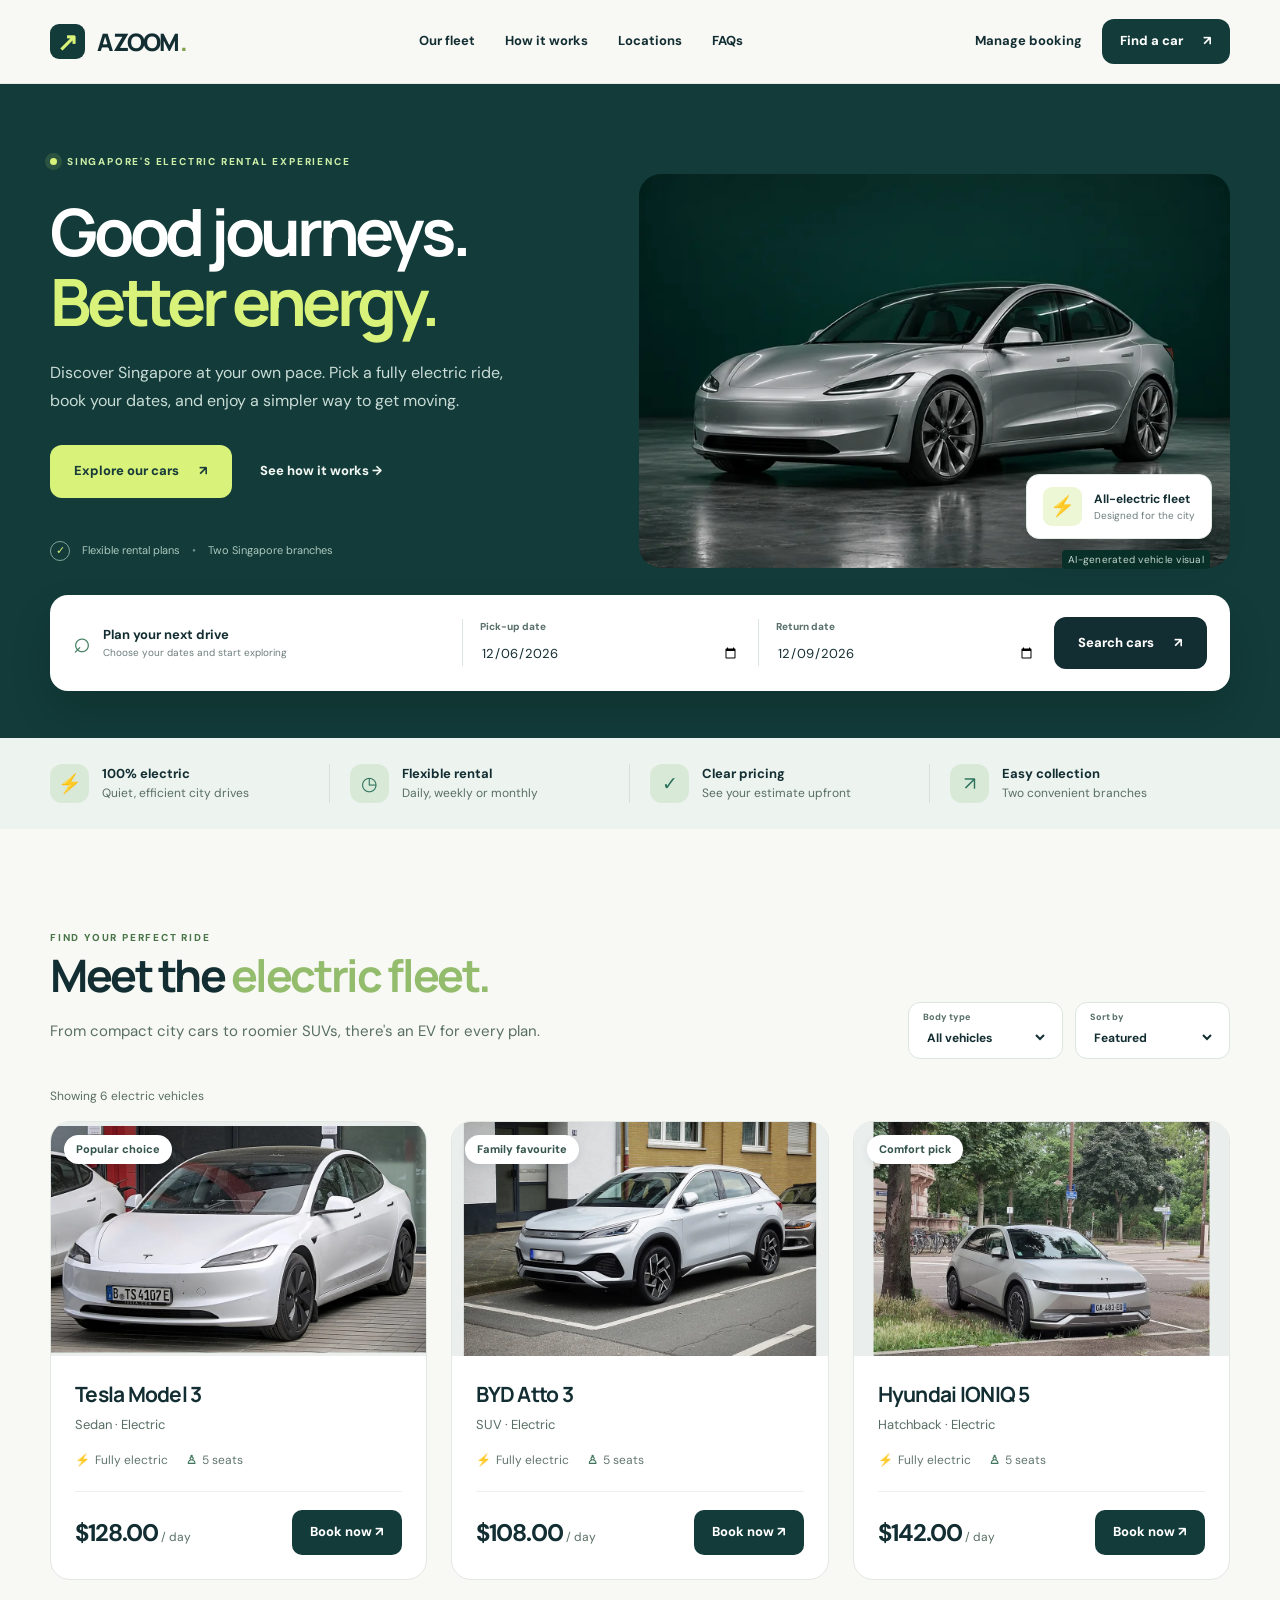
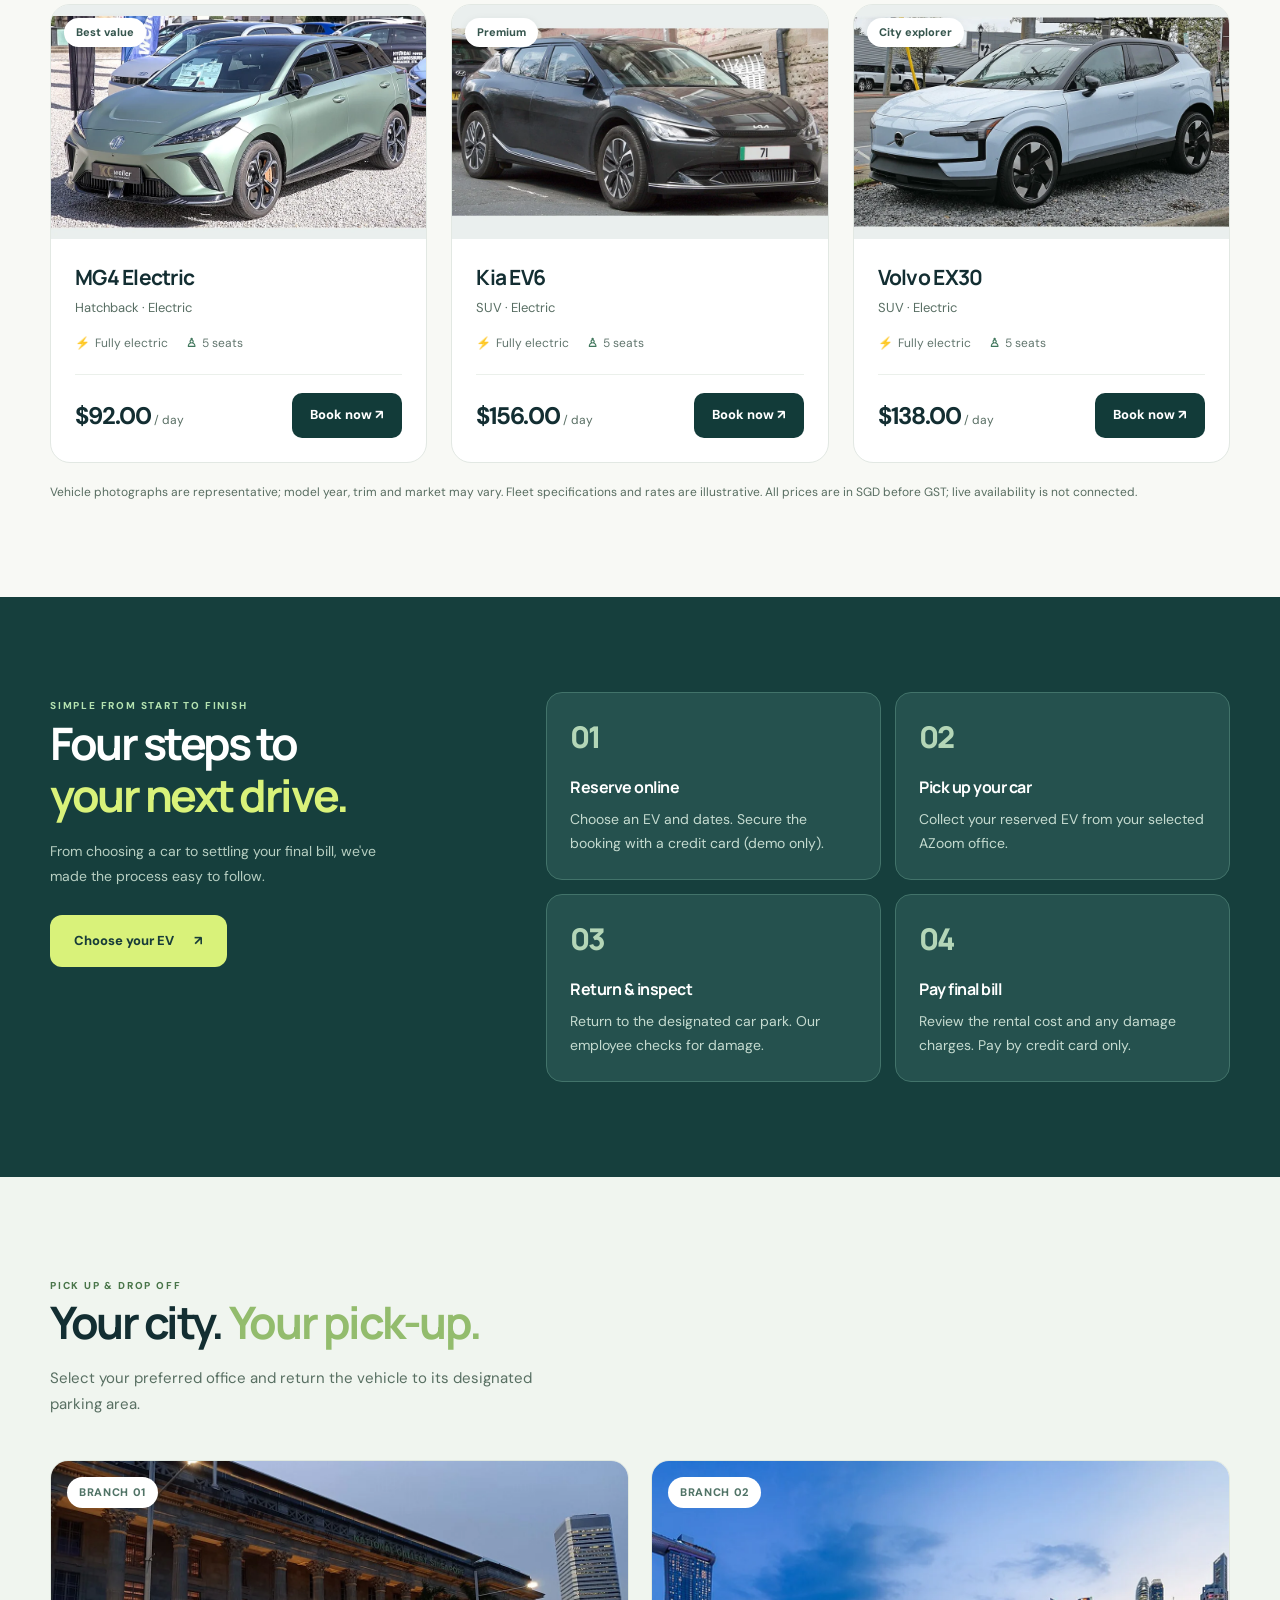
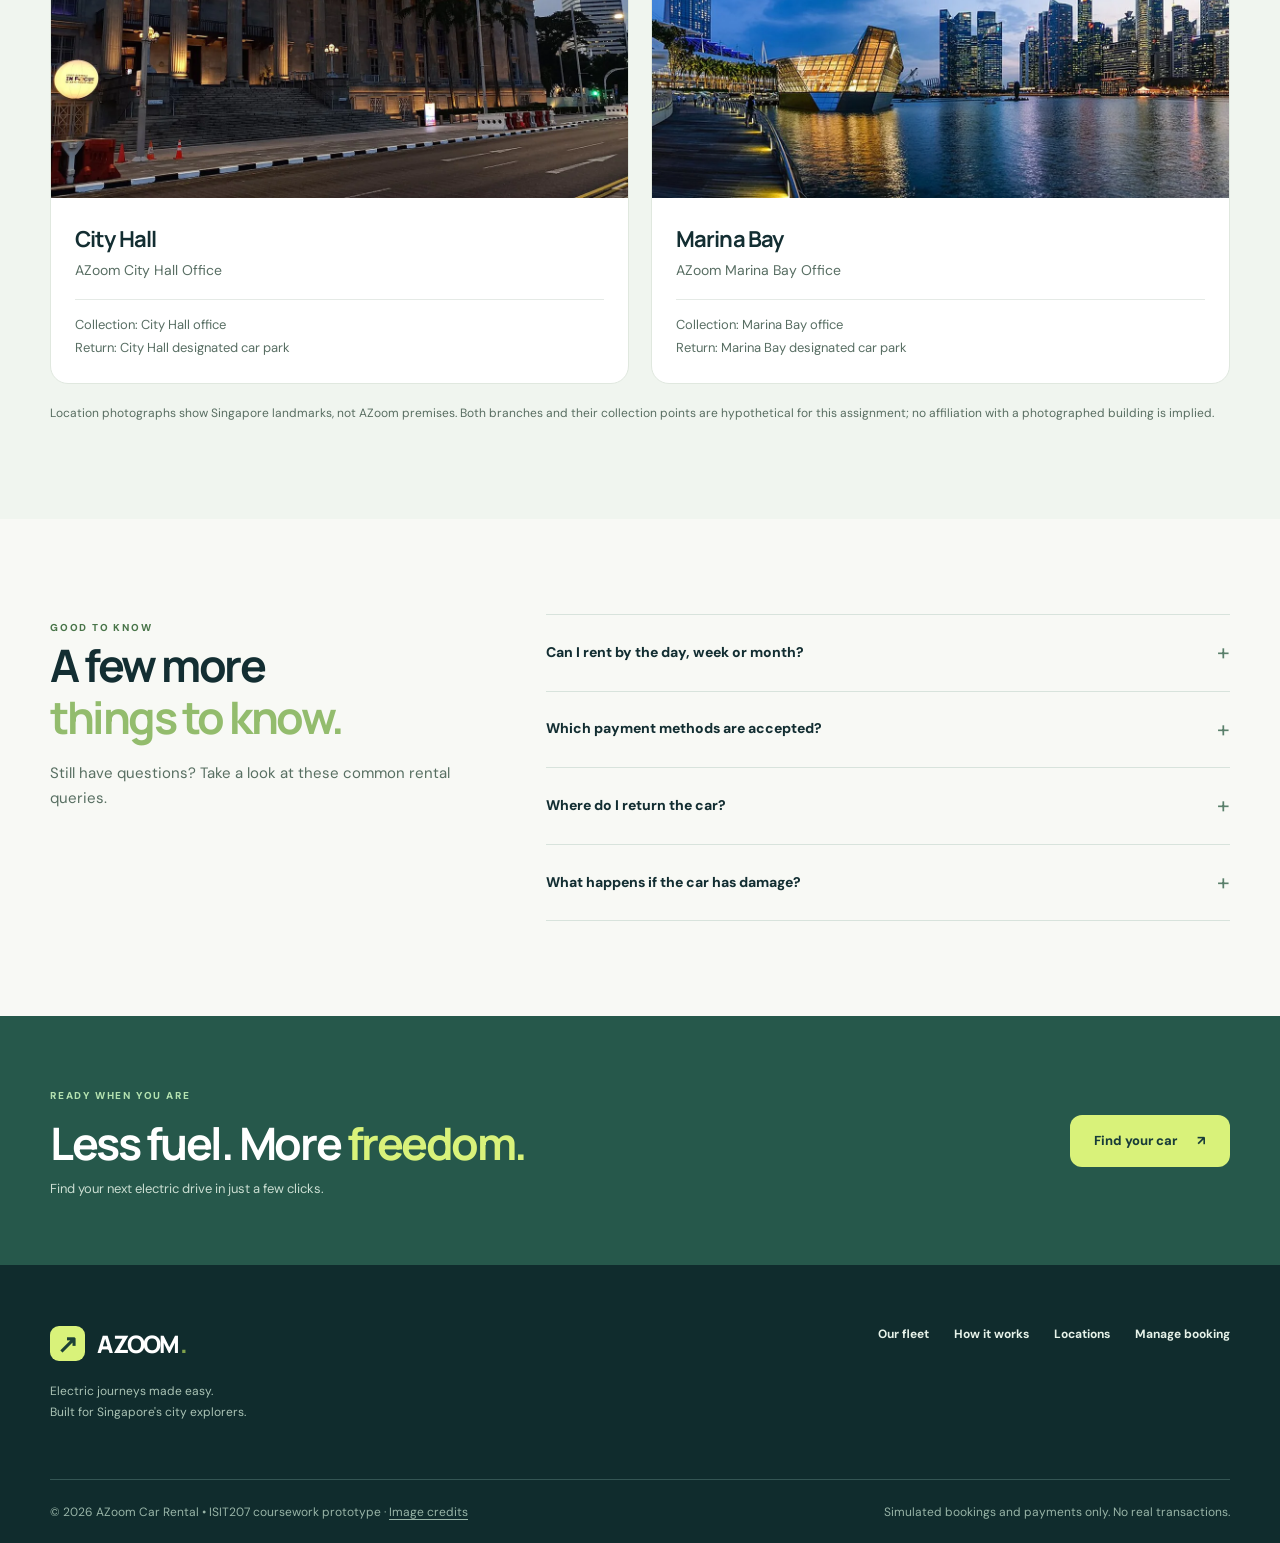
<file: index.html>
<!DOCTYPE html>
<html lang="en">
<head>
  <meta charset="UTF-8">
  <meta name="viewport" content="width=device-width, initial-scale=1.0">
  <meta name="description" content="AZoom Car Rental - explore electric cars and try our car reservation demo in Singapore.">
  <title>AZoom Car Rental | Drive electric, explore more</title>
  <link rel="stylesheet" href="style.css">
  <script src="script.js" defer></script>
</head>
<body>
  <a class="skip-link" href="#main">Skip to content</a>
  <header class="site-header" id="top">
    <div class="container header-inner">
      <a href="#top" class="brand" aria-label="AZoom Car Rental homepage"><span class="brand-mark" aria-hidden="true">↗</span> A<span>ZOOM</span><span class="brand-period">.</span></a>
      <button class="menu-toggle" id="menu-toggle" type="button" aria-controls="main-nav" aria-expanded="false" aria-label="Toggle navigation"><span></span><span></span><span></span></button>
      <nav class="main-nav" id="main-nav" aria-label="Main navigation">
        <a href="#fleet">Our fleet</a><a href="#how-it-works">How it works</a><a href="#locations">Locations</a><a href="#faq">FAQs</a><button class="mobile-manage" type="button" id="mobile-manage">Manage booking</button>
      </nav>
      <div class="header-actions"><button class="text-button" type="button" id="manage-open">Manage booking</button><a class="btn btn-primary btn-small" href="#fleet">Find a car <span aria-hidden="true">↗</span></a></div>
    </div>
  </header>
  <main id="main">
    <section class="hero" aria-labelledby="hero-title">
      <div class="container hero-grid">
        <div class="hero-copy">
          <span class="eyebrow"><span class="eyebrow-dot"></span> SINGAPORE'S ELECTRIC RENTAL EXPERIENCE</span>
          <h1 id="hero-title">Good journeys.<br><em>Better energy.</em></h1>
          <p>Discover Singapore at your own pace. Pick a fully electric ride, book your dates, and enjoy a simpler way to get moving.</p>
          <div class="hero-actions"><a href="#fleet" class="btn btn-accent">Explore our cars <span aria-hidden="true">↗</span></a><a href="#how-it-works" class="hero-link">See how it works <span aria-hidden="true">→</span></a></div>
          <div class="hero-trust"><span class="trust-icon">✓</span><span>Flexible rental plans</span><span class="trust-divider">•</span><span>Two Singapore branches</span></div>
        </div>
        <div class="hero-visual">
          <img class="hero-car" src="assets/hero-car.webp" srcset="assets/hero-car-small.webp 768w, assets/hero-car.webp 1440w" sizes="(max-width: 780px) 100vw, 55vw" width="1440" height="960" fetchpriority="high" alt="AI-generated silver electric sedan in a forest-green studio, seen from the front and side">
          <div class="hero-pill"><span class="pill-icon">⚡</span><span><strong>All-electric fleet</strong><small>Designed for the city</small></span></div>
          <span class="hero-caption">AI-generated vehicle visual</span>
        </div>
      </div>
      <div class="container"><form class="search-bar" id="quick-search" novalidate>
        <div class="search-heading"><span class="search-heading-icon">⌕</span><span><strong>Plan your next drive</strong><small>Choose your dates and start exploring</small></span></div>
        <div class="search-field"><label for="quick-pickup">Pick-up date</label><input id="quick-pickup" type="date" required></div>
        <div class="search-field"><label for="quick-return">Return date</label><input id="quick-return" type="date" required></div>
        <button class="btn btn-dark search-submit" type="submit">Search cars <span aria-hidden="true">↗</span></button>
      </form><p id="search-message" class="form-message" role="status"></p></div>
    </section>

    <section class="benefits-strip" aria-label="AZoom advantages"><div class="container benefits-grid"><div><span class="benefit-symbol">⚡</span><span><strong>100% electric</strong><small>Quiet, efficient city drives</small></span></div><div><span class="benefit-symbol">◷</span><span><strong>Flexible rental</strong><small>Daily, weekly or monthly</small></span></div><div><span class="benefit-symbol">✓</span><span><strong>Clear pricing</strong><small>See your estimate upfront</small></span></div><div><span class="benefit-symbol">↗</span><span><strong>Easy collection</strong><small>Two convenient branches</small></span></div></div></section>

    <section class="section fleet-section" id="fleet" aria-labelledby="fleet-title"><div class="container">
      <div class="section-header"><div><span class="section-kicker">FIND YOUR PERFECT RIDE</span><h2 id="fleet-title">Meet the <em>electric fleet.</em></h2><p>From compact city cars to roomier SUVs, there's an EV for every plan.</p></div><div class="fleet-controls"><div class="filter-field"><label for="body-filter">Body type</label><select id="body-filter"><option value="all">All vehicles</option><option value="Sedan">Sedan</option><option value="SUV">SUV</option><option value="Hatchback">Hatchback</option></select></div><div class="filter-field"><label for="sort-filter">Sort by</label><select id="sort-filter"><option value="featured">Featured</option><option value="low">Price: low to high</option><option value="high">Price: high to low</option></select></div></div></div>
      <p class="result-count" id="result-count" aria-live="polite"></p><div class="car-grid" id="car-grid" aria-live="polite"></div>
      <p class="fine-print">Vehicle photographs are representative; model year, trim and market may vary. Fleet specifications and rates are illustrative. All prices are in SGD before GST; live availability is not connected.</p>
    </div></section>

    <section class="section process-section" id="how-it-works" aria-labelledby="process-title"><div class="container process-layout"><div><span class="section-kicker section-kicker-light">SIMPLE FROM START TO FINISH</span><h2 id="process-title">Four steps to<br><em>your next drive.</em></h2><p>From choosing a car to settling your final bill, we've made the process easy to follow.</p><a class="btn btn-accent" href="#fleet">Choose your EV <span aria-hidden="true">↗</span></a></div><div class="steps-grid"><article class="step"><span class="step-number">01</span><h3>Reserve online</h3><p>Choose an EV and dates. Secure the booking with a credit card (demo only).</p></article><article class="step"><span class="step-number">02</span><h3>Pick up your car</h3><p>Collect your reserved EV from your selected AZoom office.</p></article><article class="step"><span class="step-number">03</span><h3>Return & inspect</h3><p>Return to the designated car park. Our employee checks for damage.</p></article><article class="step"><span class="step-number">04</span><h3>Pay final bill</h3><p>Review the rental cost and any damage charges. Pay by credit card only.</p></article></div></div></section>

    <section class="section locations-section" id="locations" aria-labelledby="locations-title"><div class="container"><div class="section-header"><div><span class="section-kicker">PICK UP & DROP OFF</span><h2 id="locations-title">Your city. <em>Your pick-up.</em></h2><p>Select your preferred office and return the vehicle to its designated parking area.</p></div></div><div class="location-grid"><article class="location-card"><div class="location-picture picture-city"><img src="assets/city-hall.webp" width="1200" height="700" loading="lazy" decoding="async" alt="Illuminated columns of Singapore’s former City Hall, now part of the National Gallery"><span class="location-tag">BRANCH 01</span></div><div class="location-body"><h3>City Hall</h3><p>AZoom City Hall Office</p><p class="location-note">Collection: City Hall office<br>Return: City Hall designated car park</p></div></article><article class="location-card"><div class="location-picture picture-marina"><img src="assets/marina-bay.webp" width="1200" height="700" loading="lazy" decoding="async" alt="Singapore’s Marina Bay waterfront and skyline reflected in the water at dusk"><span class="location-tag">BRANCH 02</span></div><div class="location-body"><h3>Marina Bay</h3><p>AZoom Marina Bay Office</p><p class="location-note">Collection: Marina Bay office<br>Return: Marina Bay designated car park</p></div></article></div><p class="fine-print">Location photographs show Singapore landmarks, not AZoom premises. Both branches and their collection points are hypothetical for this assignment; no affiliation with a photographed building is implied.</p></div></section>

    <section class="section faq-section" id="faq" aria-labelledby="faq-title"><div class="container faq-layout"><div><span class="section-kicker">GOOD TO KNOW</span><h2 id="faq-title">A few more<br><em>things to know.</em></h2><p>Still have questions? Take a look at these common rental queries.</p></div><div class="faq-items"><details><summary>Can I rent by the day, week or month?</summary><p>Yes. Choose your dates when booking. Rentals of 7–29 days receive a weekly discount; rentals of 30 days or more receive a monthly discount in this prototype.</p></details><details><summary>Which payment methods are accepted?</summary><p>Credit cards only. This coursework website demonstrates a credit-card booking and final payment process. It does not process real payments.</p></details><details><summary>Where do I return the car?</summary><p>Return the EV to the designated car park at your selected branch. An AZoom employee will inspect it for damage.</p></details><details><summary>What happens if the car has damage?</summary><p>Any assessed damage charge is added to the final bill. The demo booking manager lets you try both no-damage and damage scenarios.</p></details></div></div></section>

    <section class="closing-cta"><div class="container closing-inner"><div><span class="section-kicker section-kicker-light">READY WHEN YOU ARE</span><h2>Less fuel. More <em>freedom.</em></h2><p>Find your next electric drive in just a few clicks.</p></div><a class="btn btn-accent" href="#fleet">Find your car <span aria-hidden="true">↗</span></a></div></section>
  </main>
  <footer class="site-footer"><div class="container footer-top"><div><a href="#top" class="brand footer-brand"><span class="brand-mark" aria-hidden="true">↗</span> A<span>ZOOM</span><span class="brand-period">.</span></a><p>Electric journeys made easy.<br>Built for Singapore's city explorers.</p></div><div class="footer-links"><a href="#fleet">Our fleet</a><a href="#how-it-works">How it works</a><a href="#locations">Locations</a><button type="button" id="footer-manage">Manage booking</button></div></div><div class="container footer-bottom"><span>© 2026 AZoom Car Rental • ISIT207 coursework prototype · <a href="assets/image-credits.html">Image credits</a></span><span>Simulated bookings and payments only. No real transactions.</span></div></footer>

  <div class="modal" id="booking-modal" aria-hidden="true"><div class="modal-backdrop" data-close="booking"></div><section class="modal-panel" role="dialog" aria-modal="true" aria-labelledby="booking-title" tabindex="-1"><div class="modal-heading"><div><span class="section-kicker">RESERVATION</span><h2 id="booking-title">Book your electric ride</h2></div><button class="modal-close" data-close="booking" type="button" aria-label="Close reservation">×</button></div>
    <div class="progress-nav" aria-label="Booking progress"><span id="progress-1" class="active">1 <b>Details</b></span><span id="progress-2">2 <b>Credit card demo</b></span><span id="progress-3">3 <b>Confirmed</b></span></div>
    <div class="booking-content"><div id="booking-step-1"><div id="selected-car" class="selected-car"></div><form id="booking-form" novalidate><div class="form-grid"><div class="form-group"><label for="customer-name">Full name *</label><input id="customer-name" autocomplete="name" type="text" maxlength="80" required placeholder="e.g. Jamie Tan"></div><div class="form-group"><label for="customer-email">Email address *</label><input id="customer-email" autocomplete="email" type="email" required placeholder="name@example.com"></div><div class="form-group"><label for="customer-phone">Contact number *</label><input id="customer-phone" autocomplete="tel" type="tel" pattern="[0-9+\(\) \-]{8,20}" required placeholder="e.g. 9123 4567"></div><div class="form-group"><label for="pickup-branch">Pick-up office *</label><select id="pickup-branch" required><option value="City Hall">City Hall</option><option value="Marina Bay">Marina Bay</option></select></div><div class="form-group"><label for="pickup-date">Pick-up date *</label><input id="pickup-date" type="date" required></div><div class="form-group"><label for="return-date">Return date *</label><input id="return-date" type="date" required></div></div><div class="hint-line">Vehicle must be returned to the designated car park at the chosen branch.</div><div id="quote-box" class="quote-box"></div><p id="booking-error" role="alert" class="error-message"></p><button class="btn btn-primary full-width" type="submit">Continue to credit card <span aria-hidden="true">→</span></button></form></div>
    <div id="booking-step-2" hidden><div class="demo-alert"><strong>Demonstration payment only.</strong> This prototype does not collect actual card numbers, charge cards or contact a payment provider. A demo credit card is used only to represent a credit-card reservation.</div><div id="payment-review"></div><form id="payment-form"><div class="form-group"><label for="demo-card">Credit card (demo only) *</label><select id="demo-card" required><option value="Visa test card •••• 4242">Visa test card •••• 4242</option><option value="Mastercard test card •••• 4444">Mastercard test card •••• 4444</option></select></div><label class="checkbox-label"><input id="demo-agree" type="checkbox" required><span>I understand this is a simulated reservation, not a real payment.</span></label><div class="payment-buttons"><button type="button" class="btn btn-outline" id="payment-back">Back</button><button type="submit" class="btn btn-primary">Confirm reservation <span aria-hidden="true">→</span></button></div></form></div>
    <div id="booking-step-3" class="success-panel" hidden><span class="success-symbol">✓</span><h3>Reservation created!</h3><p>Your demo booking has been saved in this browser.</p><div class="reference-box"><span>YOUR BOOKING REFERENCE</span><strong id="new-reference"></strong></div><div id="confirmation-summary"></div><button type="button" id="view-booking" class="btn btn-primary full-width">View booking journey <span aria-hidden="true">→</span></button></div></div>
  </section></div>

  <div class="modal" id="manage-modal" aria-hidden="true"><div class="modal-backdrop" data-close="manage"></div><section class="modal-panel" role="dialog" aria-modal="true" aria-labelledby="manage-title" tabindex="-1"><div class="modal-heading"><div><span class="section-kicker">YOUR RESERVATION</span><h2 id="manage-title">Manage booking</h2></div><button class="modal-close" data-close="manage" type="button" aria-label="Close manage booking">×</button></div><div class="booking-content"><p class="muted">Look up a demo reservation using the reference and email entered at booking.</p><form id="lookup-form" novalidate><div class="form-grid"><div class="form-group"><label for="lookup-ref">Booking reference</label><input id="lookup-ref" placeholder="e.g. AZ-XXXXXX" required></div><div class="form-group"><label for="lookup-email">Email address</label><input id="lookup-email" type="email" placeholder="name@example.com" required></div></div><button class="btn btn-primary full-width" type="submit">Find booking</button><p class="error-message" id="lookup-error" role="alert"></p></form><div id="booking-details" hidden></div><div class="demo-alert demo-manage-note"><strong>Prototype note:</strong> The buttons below simulate customer and employee actions to demonstrate the full business process. Records are stored only in this browser.</div></div></section></div>
  <div class="toast" id="toast" role="status" aria-live="polite"></div>
</body>
</html>
</file>
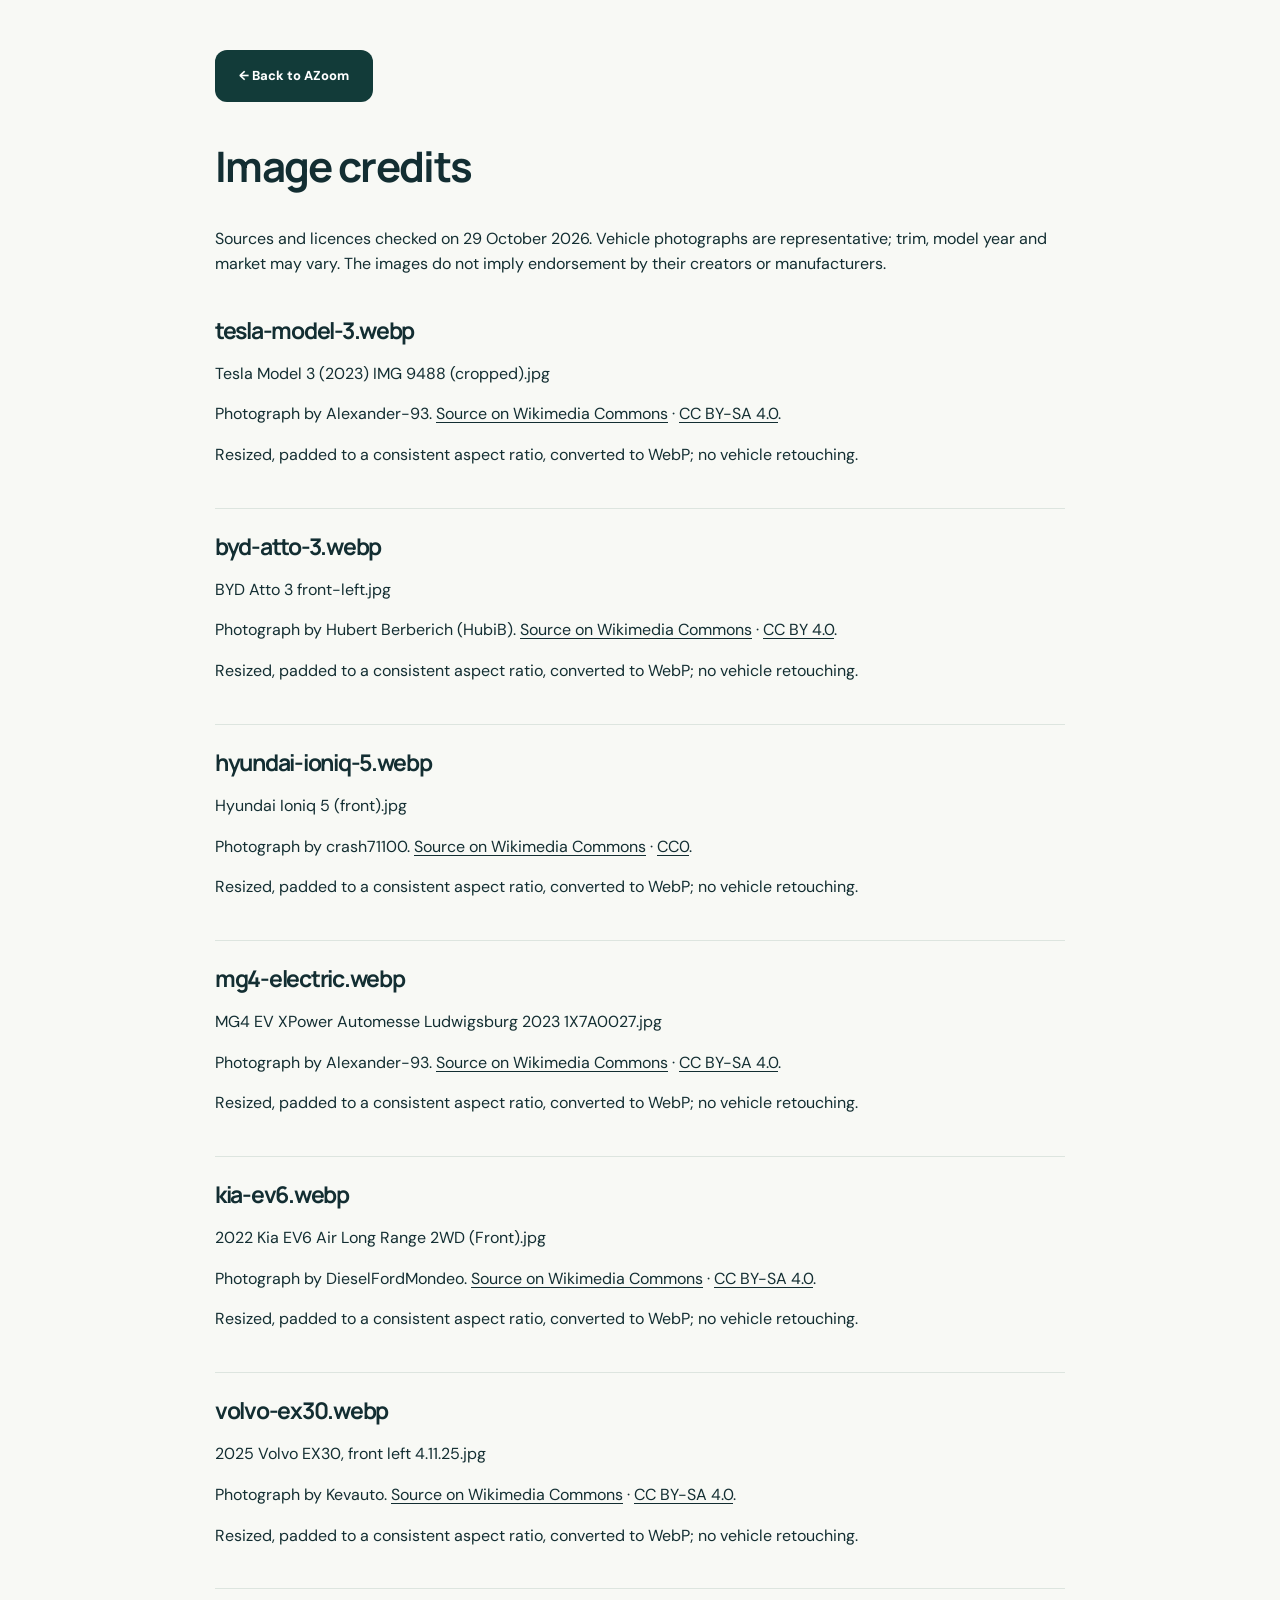
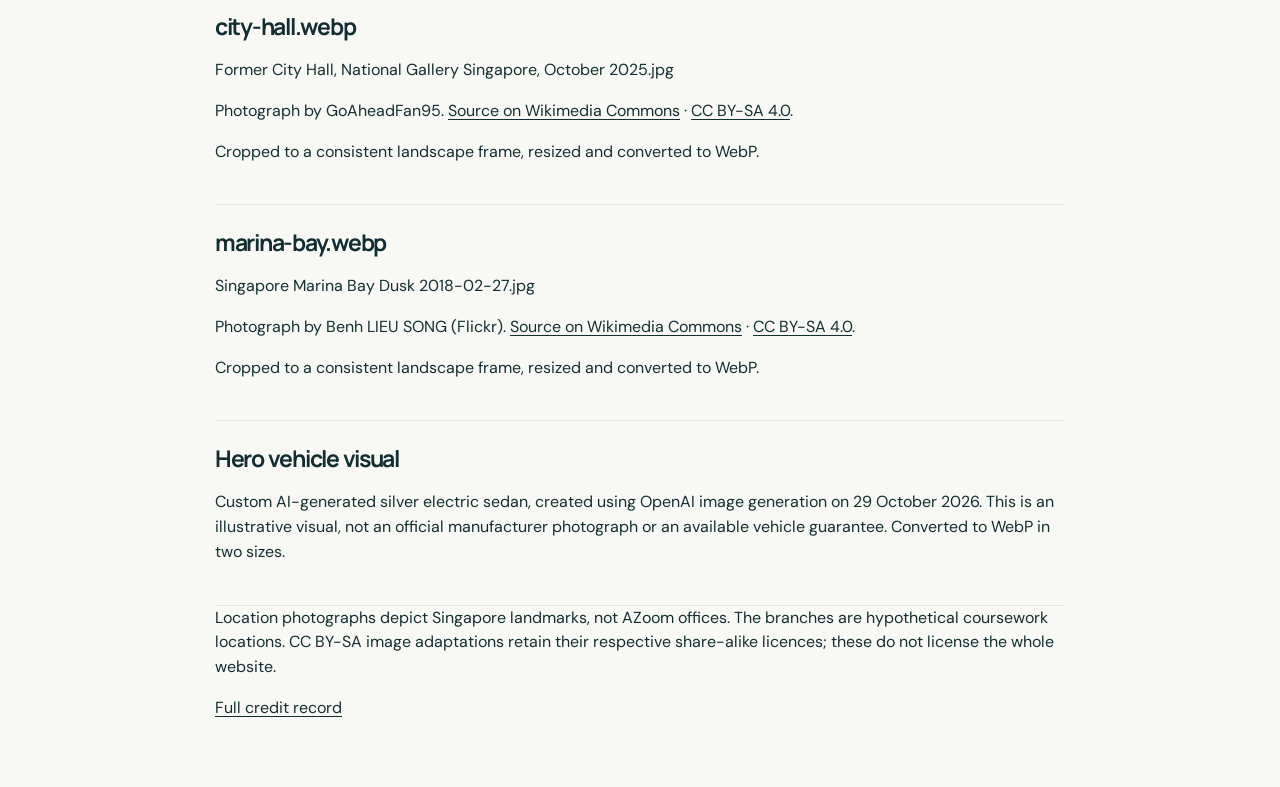
<file: assets/image-credits.html>
<!doctype html><html lang="en"><meta charset="utf-8"><meta name="viewport" content="width=device-width,initial-scale=1"><title>Image credits | AZoom</title><link rel="stylesheet" href="../style.css"><main class="credits-page container"><a class="btn btn-primary" href="../index.html">← Back to AZoom</a><h1>Image credits</h1><p>Sources and licences checked on 29 October 2026. Vehicle photographs are representative; trim, model year and market may vary. The images do not imply endorsement by their creators or manufacturers.</p><article><h2>tesla-model-3.webp</h2><p>Tesla Model 3 (2023) IMG 9488 (cropped).jpg</p><p>Photograph by Alexander-93. <a href="https://commons.wikimedia.org/wiki/File:Tesla_Model_3_(2023)_IMG_9488_(cropped).jpg">Source on Wikimedia Commons</a> · <a href="https://creativecommons.org/licenses/by-sa/4.0">CC BY-SA 4.0</a>.</p><p>Resized, padded to a consistent aspect ratio, converted to WebP; no vehicle retouching.</p></article><article><h2>byd-atto-3.webp</h2><p>BYD Atto 3 front-left.jpg</p><p>Photograph by Hubert Berberich (HubiB). <a href="https://commons.wikimedia.org/wiki/File:BYD_Atto_3_front-left.jpg">Source on Wikimedia Commons</a> · <a href="https://creativecommons.org/licenses/by/4.0">CC BY 4.0</a>.</p><p>Resized, padded to a consistent aspect ratio, converted to WebP; no vehicle retouching.</p></article><article><h2>hyundai-ioniq-5.webp</h2><p>Hyundai Ioniq 5 (front).jpg</p><p>Photograph by crash71100. <a href="https://commons.wikimedia.org/wiki/File:Hyundai_Ioniq_5_(front).jpg">Source on Wikimedia Commons</a> · <a href="http://creativecommons.org/publicdomain/zero/1.0/deed.en">CC0</a>.</p><p>Resized, padded to a consistent aspect ratio, converted to WebP; no vehicle retouching.</p></article><article><h2>mg4-electric.webp</h2><p>MG4 EV XPower Automesse Ludwigsburg 2023 1X7A0027.jpg</p><p>Photograph by Alexander-93. <a href="https://commons.wikimedia.org/wiki/File:MG4_EV_XPower_Automesse_Ludwigsburg_2023_1X7A0027.jpg">Source on Wikimedia Commons</a> · <a href="https://creativecommons.org/licenses/by-sa/4.0">CC BY-SA 4.0</a>.</p><p>Resized, padded to a consistent aspect ratio, converted to WebP; no vehicle retouching.</p></article><article><h2>kia-ev6.webp</h2><p>2022 Kia EV6 Air Long Range 2WD (Front).jpg</p><p>Photograph by DieselFordMondeo. <a href="https://commons.wikimedia.org/wiki/File:2022_Kia_EV6_Air_Long_Range_2WD_(Front).jpg">Source on Wikimedia Commons</a> · <a href="https://creativecommons.org/licenses/by-sa/4.0">CC BY-SA 4.0</a>.</p><p>Resized, padded to a consistent aspect ratio, converted to WebP; no vehicle retouching.</p></article><article><h2>volvo-ex30.webp</h2><p>2025 Volvo EX30, front left 4.11.25.jpg</p><p>Photograph by Kevauto. <a href="https://commons.wikimedia.org/wiki/File:2025_Volvo_EX30,_front_left_4.11.25.jpg">Source on Wikimedia Commons</a> · <a href="https://creativecommons.org/licenses/by-sa/4.0">CC BY-SA 4.0</a>.</p><p>Resized, padded to a consistent aspect ratio, converted to WebP; no vehicle retouching.</p></article><article><h2>city-hall.webp</h2><p>Former City Hall, National Gallery Singapore, October 2025.jpg</p><p>Photograph by GoAheadFan95. <a href="https://commons.wikimedia.org/wiki/File:Former_City_Hall,_National_Gallery_Singapore,_October_2025.jpg">Source on Wikimedia Commons</a> · <a href="https://creativecommons.org/licenses/by-sa/4.0">CC BY-SA 4.0</a>.</p><p>Cropped to a consistent landscape frame, resized and converted to WebP.</p></article><article><h2>marina-bay.webp</h2><p>Singapore Marina Bay Dusk 2018-02-27.jpg</p><p>Photograph by Benh LIEU SONG (Flickr). <a href="https://commons.wikimedia.org/wiki/File:Singapore_Marina_Bay_Dusk_2018-02-27.jpg">Source on Wikimedia Commons</a> · <a href="https://creativecommons.org/licenses/by-sa/4.0">CC BY-SA 4.0</a>.</p><p>Cropped to a consistent landscape frame, resized and converted to WebP.</p></article><article><h2>Hero vehicle visual</h2><p>Custom AI-generated silver electric sedan, created using OpenAI image generation on 29 October 2026. This is an illustrative visual, not an official manufacturer photograph or an available vehicle guarantee. Converted to WebP in two sizes.</p></article><p>Location photographs depict Singapore landmarks, not AZoom offices. The branches are hypothetical coursework locations. CC BY-SA image adaptations retain their respective share-alike licences; these do not license the whole website.</p><p><a href="IMAGE_CREDITS.md">Full credit record</a></p></main></html>
</file>
<file: style.css>
@font-face{font-family:'DM Sans';font-style:normal;font-weight:100 1000;font-display:swap;src:url('assets/fonts/dmsans.ttf') format('truetype')}
@font-face{font-family:Manrope;font-style:normal;font-weight:200 800;font-display:swap;src:url('assets/fonts/manrope.ttf') format('truetype')}
:root{--ink:#132e32;--ink2:#234146;--deep:#123b39;--deep2:#164746;--mint:#e8f2ed;--paper:#f8f9f5;--white:#fff;--accent:#d9f27a;--orange:#f4ac78;--muted:#6d7d7c;--border:#dde5df;--radius:20px;--shadow:0 22px 55px rgba(13,48,43,.09)}
*{box-sizing:border-box}html{scroll-behavior:smooth;scroll-padding-top:94px}body{margin:0;background:var(--paper);color:var(--ink);font-family:'DM Sans',Arial,sans-serif;line-height:1.55}button,input,select{font:inherit}button,a{ -webkit-tap-highlight-color:transparent}button{cursor:pointer}a{color:inherit;text-decoration:none}img{display:block;max-width:100%}h1,h2,h3,p{margin-top:0}h1,h2,h3{font-family:Manrope,'DM Sans',sans-serif}h2{font-size:clamp(2.1rem,3.5vw,3.35rem);letter-spacing:-.055em;line-height:1.16;margin-bottom:18px}h2 em,h1 em{font-style:normal;color:#93bc6d}section{scroll-margin-top:90px}.container{width:min(1180px,calc(100% - 64px));margin-inline:auto}.skip-link{position:absolute;left:15px;top:-60px;z-index:150;background:#fff;padding:12px}.skip-link:focus{top:12px}a:focus-visible,button:focus-visible,input:focus-visible,select:focus-visible,summary:focus-visible{outline:3px solid #b2dc57;outline-offset:3px}
.site-header{height:84px;background:#f8f9f5;position:sticky;top:0;z-index:60;border-bottom:1px solid rgba(19,46,50,.08)}.header-inner{height:100%;display:flex;align-items:center;gap:30px;justify-content:space-between}.brand{font-family:Manrope,sans-serif;white-space:nowrap;font-size:24px;letter-spacing:-.08em;font-weight:800;display:flex;align-items:center;gap:2px}.brand>span:nth-child(2){font-weight:800}.brand-mark{background:var(--deep);color:var(--accent);border-radius:9px;width:35px;height:35px;display:grid;place-items:center;letter-spacing:0;font-size:25px;margin-right:10px;line-height:1}.brand-period{color:#80a24b}.main-nav{display:flex;align-items:center;gap:30px;font-size:13px;font-weight:700}.main-nav a:hover,.text-button:hover{color:#5c8b58}.header-actions{display:flex;gap:20px;align-items:center}.text-button{background:none;border:0;color:var(--ink);font-size:13px;font-weight:700;padding:10px 0}.btn{display:inline-flex;justify-content:center;align-items:center;gap:20px;border:1px solid transparent;border-radius:12px;padding:15px 23px;font-size:13px;min-height:48px;font-weight:800;transition:transform .18s,background .18s,box-shadow .18s}.btn:hover{transform:translateY(-2px)}.btn-primary{background:var(--deep);color:#fff}.btn-primary:hover{background:#205751}.btn-small{padding:11px 17px;min-height:43px}.btn-accent{background:var(--accent);color:#183c39}.btn-accent:hover{background:#ecffae}.btn-dark{background:var(--ink);color:#fff}.btn-outline{border-color:#b9c9be;background:#fff;color:var(--ink)}.menu-toggle{display:none}
.hero{padding:64px 0 40px;background:var(--deep);color:#fff;overflow:hidden}.hero-grid{display:grid;grid-template-columns:52% 48%;min-height:420px;align-items:center}.hero-copy{position:relative;z-index:2;padding-bottom:34px}.eyebrow,.section-kicker{font-size:10px;font-weight:800;letter-spacing:.18em;display:inline-flex;align-items:center;gap:10px;color:#6d9963}.eyebrow{color:#cceea9}.eyebrow-dot{width:7px;height:7px;border-radius:50%;background:var(--accent);box-shadow:0 0 0 5px rgba(217,242,122,.13)}.hero h1{font-size:clamp(3.15rem,5.4vw,5.25rem);line-height:1.07;letter-spacing:-.075em;margin:24px 0 23px}.hero h1 em{color:var(--accent)}.hero-copy>p{max-width:490px;color:#cadcd6;line-height:1.75;font-size:15px;margin-bottom:30px}.hero-actions{display:flex;align-items:center;gap:28px}.hero-link{font-size:13px;font-weight:800;color:#f1f6f2}.hero-link:hover{color:var(--accent)}.hero-trust{display:flex;align-items:center;gap:12px;color:#adc9bf;font-size:11px;margin-top:43px}.trust-icon{color:var(--accent);border:1px solid #7fa59a;border-radius:50%;height:20px;width:20px;text-align:center}.trust-divider{opacity:.6}.hero-visual{height:420px;position:relative;isolation:isolate}.hero-visual:before{content:'';position:absolute;left:9%;top:1%;width:82%;height:87%;border-radius:50%;background:radial-gradient(circle,rgba(149,213,176,.3),transparent 67%)}.hero-orbit{position:absolute;border:1px solid rgba(185,227,191,.2);border-radius:50%;transform:rotate(-13deg)}.orbit-one{width:445px;height:300px;left:8%;top:58px}.orbit-two{width:560px;height:380px;left:-1%;top:21px}.hero-car{position:absolute;z-index:1;left:-10%;width:117%;max-width:none;top:21%;filter:drop-shadow(0 18px 12px rgba(3,21,20,.19))}.hero-decor{font-family:Manrope,sans-serif;color:rgba(226,249,227,.45);font-size:66px;font-weight:800;letter-spacing:-.1em;position:absolute;top:-8px;right:38px}.hero-decor span{display:block;font-size:13px;letter-spacing:0;text-transform:uppercase;font-weight:700;text-align:right;margin-top:-10px}.hero-pill{position:absolute;z-index:3;bottom:34px;right:-3px;background:#fff;color:var(--ink);border-radius:13px;display:flex;align-items:center;gap:12px;padding:13px 19px;box-shadow:0 18px 35px rgba(0,0,0,.15)}.pill-icon{background:#edf6d5;width:39px;height:39px;display:grid;place-items:center;border-radius:9px;font-size:20px}.hero-pill strong,.hero-pill small{display:block}.hero-pill strong{font-size:12px}.hero-pill small{font-size:10px;color:var(--muted)}.hero-squiggle{position:absolute;color:var(--accent);left:5%;top:40px;font-size:28px}
.search-bar{display:grid;grid-template-columns:1.2fr .9fr .9fr auto;gap:19px;align-items:center;border-radius:18px;background:#fff;color:var(--ink);padding:22px 23px;box-shadow:0 20px 40px rgba(0,0,0,.13)}.search-heading{display:flex;gap:12px;align-items:center}.search-heading strong,.search-heading small{display:block}.search-heading strong{font-size:13px}.search-heading small{font-size:10px;color:var(--muted)}.search-heading-icon{font-size:30px;color:#457f62}.search-field{border-left:1px solid var(--border);padding-left:17px}.search-field label,.filter-field label{display:block;font-size:10px;font-weight:800;color:#59706b;margin-bottom:6px}.search-field input{background:transparent;color:var(--ink);width:100%;border:0;outline:none;font-size:13px;min-height:25px}.search-submit{white-space:nowrap}.form-message{color:var(--accent);font-size:12px;min-height:0;margin:7px 9px 0}
.benefits-strip{background:#edf3ee;padding:26px 0}.benefits-grid{display:grid;grid-template-columns:repeat(4,1fr);gap:20px}.benefits-grid>div{display:flex;align-items:center;gap:13px;border-right:1px solid #d5e1d9}.benefits-grid>div:last-child{border-right:0}.benefit-symbol{display:grid;place-items:center;background:#d9e9d8;color:#2b705a;width:39px;height:39px;border-radius:12px;font-size:19px}.benefits-grid strong,.benefits-grid small{display:block}.benefits-grid strong{font-size:12px}.benefits-grid small{font-size:10px;color:#788c84}
.section{padding:95px 0}.section-header{display:flex;justify-content:space-between;align-items:end;gap:32px;margin-bottom:28px}.section-header p,.faq-layout>div>p{max-width:530px;color:#788981;font-size:14px}.fleet-controls{display:flex;gap:12px;align-items:center}.filter-field{background:#fff;border:1px solid var(--border);border-radius:12px;padding:8px 14px;min-width:155px}.filter-field label{margin-bottom:0;font-size:9px}.filter-field select{background:transparent;border:0;width:100%;font-size:12px;color:var(--ink);font-weight:700;outline:0;padding:3px 8px 2px 0}.result-count{font-size:11px;color:#83918b;margin:0 0 15px}.car-grid{display:grid;grid-template-columns:repeat(3,minmax(0,1fr));gap:24px}.car-card{background:#fff;border:1px solid #e2e8e3;border-radius:20px;overflow:hidden;transition:transform .2s,box-shadow .2s}.car-card:hover{box-shadow:var(--shadow);transform:translateY(-3px)}.car-picture{height:205px;display:grid;place-items:center;position:relative;overflow:hidden}.car-picture img{width:110%;max-width:none;filter:drop-shadow(0 5px 8px rgba(36,71,66,.14));position:relative;z-index:2}.car-picture:after{content:'';height:130px;width:270px;border-radius:50%;position:absolute;top:40px;background:#fff;opacity:.33;filter:blur(34px)}.car-badge{position:absolute;top:17px;left:17px;z-index:3;background:#fff;color:#35554d;border-radius:20px;font-size:10px;font-weight:800;padding:6px 11px}.car-info{padding:21px 23px 23px}.car-title-line{display:flex;justify-content:space-between;align-items:start;gap:7px}.car-title-line h3{font-size:19px;letter-spacing:-.04em;margin:0}.car-subtitle{font-size:11px;color:#8a9992;margin:4px 0 19px}.car-specs{display:flex;align-items:center;gap:15px;font-size:11px;color:#61756d;margin-bottom:21px}.car-specs span{display:flex;align-items:center;gap:5px}.car-specs b{color:#3f765b}.card-bottom{border-top:1px solid #ebf0eb;padding-top:18px;display:flex;justify-content:space-between;align-items:center;gap:12px}.rate strong{font-size:22px;letter-spacing:-.05em}.rate small{font-size:11px;color:#81918b}.car-card .btn{padding:10px 15px;min-height:39px;border-radius:10px}.fine-print{font-size:11px;color:#87938c;line-height:1.7;margin:19px 0 0}
.process-section{background:#163f3d;color:#fff}.process-layout{display:grid;grid-template-columns:39% 61%;gap:32px}.process-layout>div>p{color:#b7cfc2;font-size:14px;max-width:355px;line-height:1.8;margin-bottom:26px}.process-layout h2 em{color:var(--accent)}.section-kicker-light{color:#b4e2b0}.steps-grid{display:grid;grid-template-columns:repeat(2,1fr);gap:14px;padding-right:30px}.step{background:#25514e;border:1px solid #42736a;border-radius:16px;padding:23px;min-height:170px}.step-number{font:800 30px Manrope,sans-serif;color:#b4d6b7;letter-spacing:-.08em}.step h3{font-size:16px;margin:18px 0 7px;letter-spacing:-.03em}.step p{font-size:12px;line-height:1.7;color:#c5dbd0;margin:0}
.locations-section{background:#f0f5ef}.location-grid{display:grid;grid-template-columns:1fr 1fr;gap:22px}.location-card{background:#fff;overflow:hidden;border-radius:18px;border:1px solid #e0e8df}.location-picture{height:200px;position:relative;overflow:hidden;display:flex;align-items:center;justify-content:center}.picture-city{background:linear-gradient(135deg,#bed7d2,#e4eec9)}.picture-marina{background:linear-gradient(135deg,#b4d6c3,#dcefe0)}.location-illustration{font-family:Georgia,serif;font-size:110px;letter-spacing:-.18em;color:rgba(32,81,74,.42);line-height:1}.location-tag{position:absolute;left:22px;top:20px;border-radius:25px;background:#fff;padding:8px 13px;color:#507366;font-size:10px;font-weight:800;letter-spacing:.06em}.location-body{padding:24px}.location-body h3{font-size:22px;letter-spacing:-.04em;margin:0 0 4px}.location-body>p{font-size:12px;color:#72877d;margin-bottom:0}.location-body .location-note{padding-top:13px;margin-top:17px;border-top:1px solid #e5eae6;line-height:1.8}
.faq-layout{display:grid;grid-template-columns:38% 62%;gap:50px}.faq-items{padding-right:50px}.faq-items details{border-bottom:1px solid #d8e3dc;padding:20px 0}.faq-items details:first-child{border-top:1px solid #d8e3dc}.faq-items summary{cursor:pointer;font-weight:800;font-size:14px;list-style:none;display:flex;align-items:center;justify-content:space-between;gap:20px}.faq-items summary::-webkit-details-marker{display:none}.faq-items summary:after{content:'+';font-size:23px;font-weight:400;color:#5a806b}.faq-items details[open] summary:after{content:'−'}.faq-items details p{color:#788a80;font-size:12px;line-height:1.75;margin:13px 0 0;max-width:560px}
.closing-cta{background:#26584b;padding:66px 0;color:#fff}.closing-inner{display:flex;align-items:center;justify-content:space-between;gap:20px}.closing-inner h2{font-size:clamp(2.1rem,3.5vw,3.8rem);margin:10px 0}.closing-inner h2 em{color:var(--accent)}.closing-inner p{font-size:13px;color:#cbded2;margin:0}.site-footer{background:#102c2d;color:#e6f2e9;padding:60px 0 22px}.footer-top{display:flex;justify-content:space-between;gap:30px;padding-bottom:55px}.footer-brand .brand-mark{background:var(--accent);color:#1c4136}.footer-brand{color:#fff}.footer-top p{color:#aac3b5;font-size:12px;line-height:1.8;margin:18px 0 0}.footer-links{display:flex;gap:25px;align-items:start;font-size:12px;font-weight:700}.footer-links button{padding:0;border:0;background:none;color:inherit;font-size:12px;font-weight:700}.footer-links a:hover,.footer-links button:hover{color:var(--accent)}.footer-bottom{border-top:1px solid #345553;display:flex;justify-content:space-between;gap:15px;padding-top:23px;color:#98b4a7;font-size:10px}
/* Forms and dialogs */
.modal{position:fixed;inset:0;z-index:100;display:none;align-items:flex-start;justify-content:center;padding:40px 18px;overflow-y:auto}.modal.is-open{display:flex}.modal-backdrop{position:fixed;inset:0;background:rgba(6,30,31,.76);backdrop-filter:blur(4px)}.modal-panel{position:relative;background:#fff;color:var(--ink);width:min(650px,100%);border-radius:20px;box-shadow:0 24px 70px rgba(0,0,0,.2);outline:0}.modal-heading{display:flex;align-items:start;justify-content:space-between;gap:10px;padding:27px 30px 20px;border-bottom:1px solid var(--border)}.modal-heading h2{font-size:25px;margin:8px 0 0}.modal-close{font-size:27px;color:#4e6860;background:#f0f5ef;border:0;width:37px;height:37px;border-radius:10px;line-height:1}.progress-nav{display:flex;justify-content:space-between;gap:8px;padding:18px 30px;background:#f4f7f3}.progress-nav span{font-size:10px;font-weight:800;color:#8c9b93;display:flex;gap:6px;align-items:center}.progress-nav span.active{color:#36714b}.progress-nav b{font-weight:800}.booking-content{padding:25px 30px 30px}.selected-car{display:flex;align-items:center;gap:15px;background:#eaf2ec;border-radius:11px;margin-bottom:20px;padding:10px 15px}.selected-car img{width:130px}.selected-car strong,.selected-car small{display:block}.selected-car strong{font-size:15px}.selected-car small{font-size:11px;color:#657b70}.form-grid{display:grid;grid-template-columns:1fr 1fr;gap:14px}.form-group label{display:block;font-size:11px;font-weight:800;margin-bottom:6px}.form-group input,.form-group select{background:#fff;border:1px solid #cbd9d0;border-radius:9px;display:block;width:100%;padding:10px 12px;min-height:43px;color:var(--ink);font-size:13px}.form-group input:focus,.form-group select:focus{border-color:#628f68}.hint-line{font-size:11px;color:#657b70;margin:14px 0 18px}.quote-box{border:1px solid #dce9e0;border-radius:12px;background:#f6f9f4;padding:17px 19px;margin-bottom:18px}.quote-box h4{margin:0 0 12px;font-size:13px}.quote-row{display:flex;justify-content:space-between;gap:8px;font-size:12px;color:#576e63;margin:8px 0}.quote-row.total{border-top:1px solid #dae7dc;padding-top:12px;margin-top:13px;font-size:15px;font-weight:800;color:#173c35}.error-message{color:#a62c2c;font-size:11px;min-height:0;margin:8px 0}.full-width{width:100%}.demo-alert{border-radius:11px;background:#fff4d6;border:1px solid #f2ddb2;color:#735729;padding:14px 16px;font-size:11px;line-height:1.65;margin-bottom:20px}.review-card{border:1px solid var(--border);border-radius:11px;padding:17px;margin-bottom:20px}.review-card h3{font-size:14px;margin:0 0 12px}.review-card .quote-row{font-size:12px}.checkbox-label{display:flex;gap:10px;align-items:start;margin:18px 0;font-size:11px;color:#5c7166}.checkbox-label input{margin-top:4px;accent-color:#2f7754}.payment-buttons{display:flex;justify-content:space-between;gap:10px}.success-panel{text-align:center}.success-symbol{font-size:32px;background:#dff1d7;color:#267548;border-radius:50%;width:60px;height:60px;display:grid;place-items:center;margin:0 auto 15px}.success-panel h3{font-size:21px;margin:0 0 7px}.success-panel>p{font-size:12px;color:#677c6d}.reference-box{border:1px dashed #9ab69c;background:#f5faf2;border-radius:12px;padding:15px;margin:21px 0}.reference-box span,.reference-box strong{display:block}.reference-box span{font-size:10px;font-weight:800;color:#608567;letter-spacing:.1em}.reference-box strong{font-size:27px;letter-spacing:.08em;margin-top:5px}.muted{color:#73877a;font-size:12px}.demo-manage-note{margin:20px 0 0}.booking-overview{border-top:1px solid var(--border);padding-top:22px;margin-top:24px}.booking-overview h3{margin:0 0 8px;font-size:18px}.booking-overview p{font-size:12px;color:#657b70}.status-chip{display:inline-block;background:#e4f1de;color:#315d40;font-size:10px;font-weight:800;padding:5px 10px;border-radius:50px;margin:7px 0 12px}.timeline{display:grid;grid-template-columns:repeat(5,1fr);gap:8px;margin:20px 0 24px}.timeline-step{border:1px solid #dee9df;border-radius:9px;background:#f6f8f5;padding:11px 5px;text-align:center;color:#86968c;font-size:10px;font-weight:700;line-height:1.5}.timeline-step.completed{background:#e4f2de;border-color:#9fc69f;color:#306745}.timeline-step.current{border:2px solid #579760;color:#234d36}.flow-actions{display:grid;gap:12px}.flow-actions .btn{width:100%}.flow-actions label{font-size:11px;font-weight:800}.flow-actions select{border:1px solid #cbd9d0;border-radius:9px;padding:11px;background:#fff}.flow-result{background:#eff5ed;border-radius:11px;padding:15px;color:#446353;font-size:12px;line-height:1.7}.final-due{font-weight:800;font-size:18px;color:#274e38}.toast{position:fixed;bottom:22px;left:50%;transform:translate(-50%,30px);opacity:0;pointer-events:none;z-index:150;background:#173f36;color:#fff;border-radius:11px;padding:12px 20px;font-size:12px;box-shadow:0 10px 22px rgba(0,0,0,.2);transition:opacity .3s,transform .3s}.toast.visible{opacity:1;transform:translate(-50%,0)}
@media(max-width:1040px){.main-nav{gap:16px}.header-actions{gap:12px}.hero-car{top:25%}.car-grid{gap:15px}.car-info{padding:18px}.car-picture{height:170px}.benefits-grid{gap:8px}.process-layout{grid-template-columns:35% 65%}}
@media(max-width:780px){.container{width:min(100% - 36px,650px)}.site-header{height:70px}.header-inner{gap:12px}.brand{font-size:22px}.menu-toggle{display:grid;gap:4px;width:38px;height:38px;place-content:center;background:#e7efe6;border:0;border-radius:9px;margin-left:auto}.menu-toggle span{display:block;width:18px;height:2px;background:#224e44}.main-nav{display:none;position:absolute;top:70px;left:0;right:0;background:var(--paper);padding:20px 28px;box-shadow:0 15px 30px rgba(0,0,0,.13);flex-direction:column;align-items:start;gap:17px}.main-nav.mobile-open{display:flex}.header-actions{display:none}.hero{padding-top:40px}.hero-grid{grid-template-columns:1fr;min-height:auto}.hero-copy{padding-bottom:0}.hero h1{font-size:clamp(3rem,9vw,4.65rem)}.hero-copy>p{max-width:560px}.hero-visual{height:310px}.hero-car{width:95%;left:2%;top:7%}.hero-decor{top:-15px}.orbit-one{left:15%;top:12px}.orbit-two{top:-40px;left:4%}.hero-pill{right:4%;bottom:15px}.search-bar{grid-template-columns:1fr 1fr;gap:15px}.search-heading{grid-column:1/-1}.search-field:first-of-type{border-left:0;padding-left:0}.search-submit{grid-column:1/-1}.benefits-grid{grid-template-columns:1fr 1fr;gap:17px}.benefits-grid>div:nth-child(2){border-right:0}.section{padding:66px 0}.section-header{align-items:start;flex-direction:column}.car-grid{grid-template-columns:1fr 1fr}.process-layout,.faq-layout{grid-template-columns:1fr}.steps-grid{padding-right:0}.faq-items{padding-right:0}.closing-inner{align-items:start;flex-direction:column}.footer-top{flex-direction:column;gap:30px;padding-bottom:32px}}
@media(max-width:520px){.container{width:calc(100% - 32px)}.hero h1{font-size:3.1rem}.hero-copy>p{font-size:13px}.hero-actions{gap:17px}.hero-visual{height:240px}.hero-car{top:3%;width:110%;left:-5%}.hero-decor{font-size:44px;top:-6px}.hero-pill{bottom:7px;padding:10px}.orbit-one{width:310px;height:190px}.orbit-two{width:400px;height:250px}.search-bar{grid-template-columns:1fr;gap:15px;padding:19px}.search-heading,.search-submit{grid-column:auto}.search-field{border-left:0;padding:0;border-top:1px solid var(--border);padding-top:10px}.benefits-grid{gap:13px}.benefits-grid strong{font-size:10px}.benefits-grid small{font-size:9px}.benefit-symbol{width:32px;height:32px;font-size:16px}.fleet-controls{width:100%}.filter-field{min-width:0;flex:1}.car-grid{grid-template-columns:1fr}.car-picture{height:210px}.car-info{padding:22px}.steps-grid,.location-grid{grid-template-columns:1fr}.section h2{font-size:2.3rem}.footer-links{flex-wrap:wrap}.footer-bottom{flex-direction:column}.modal{padding:8px}.modal-panel{border-radius:13px}.modal-heading{padding:22px 18px 18px}.modal-heading h2{font-size:21px}.booking-content{padding:18px}.progress-nav{padding:12px 18px}.progress-nav b{display:none}.form-grid{grid-template-columns:1fr}.selected-car img{width:100px}.timeline{grid-template-columns:repeat(5,minmax(0,1fr));gap:4px}.timeline-step{font-size:8px;padding:8px 2px}.payment-buttons .btn{padding:10px}}
@media(prefers-reduced-motion:reduce){html{scroll-behavior:auto}*,*:before,*:after{transition:none!important}}

/* Photographic asset refresh: retain the existing layout and rental interactions. */
.hero-grid{grid-template-columns:minmax(0,1fr) minmax(0,1.05fr);gap:26px}
.hero-visual{height:420px;display:flex;align-items:center;min-width:0}
.hero-visual:before{display:none}
.hero-car{position:static;width:100%;max-width:100%;height:auto;filter:none;border-radius:22px}
.hero-pill{right:18px;bottom:42px;padding:12px 16px;border:1px solid #e1ece4}
.hero-caption{position:absolute;z-index:3;background:#092f29;padding:2px 6px;border-radius:4px;bottom:12px;right:20px;font-size:10px;color:#c2d7cd;letter-spacing:.025em}
.hero h1{letter-spacing:-.065em;font-size:clamp(3rem,5.1vw,4.6rem)}
.hero-copy>p{font-size:16px;max-width:470px}
.car-picture{height:auto;aspect-ratio:8/5;background:#eaf0ed!important}
.car-picture img{width:100%;height:100%;max-width:100%;object-fit:contain;filter:none}
.car-picture:after{display:none}
.car-badge{top:13px;left:13px;box-shadow:0 2px 8px #132e3214;font-size:11px;padding:6px 12px}
.car-info{padding:22px 24px 24px}
.car-title-line h3{font-size:21px;letter-spacing:-.035em}
.car-subtitle{font-size:13px;color:#586e63;margin-bottom:16px}
.car-specs{font-size:12px;gap:18px;margin-bottom:22px}
.rate strong{font-size:24px;letter-spacing:-.04em}
.rate small{font-size:12px;color:#586e63}
.car-card{transition:border-color .18s,box-shadow .18s}
.car-card:hover{transform:none;border-color:#97b3a2;box-shadow:0 12px 28px #123b3912}
.car-card .btn{min-height:44px;padding:11px 17px}
.btn:hover{transform:translateY(-1px)}
.btn:active{transform:translateY(0)}
.section-header p,.faq-layout>div>p{color:#586f62;font-size:15px;line-height:1.7}
.result-count,.fine-print{color:#586d61;font-size:12px}
.section-kicker{color:#497549}
.section-kicker-light{color:#b4e2b0}
.benefits-grid small{font-size:12px;color:#586e63}
.benefits-grid strong{font-size:13px}
.process-layout,.faq-layout{grid-template-columns:minmax(0,2fr) minmax(0,3fr);gap:40px}
.steps-grid,.faq-items{padding-right:0}
.step p,.faq-items details p{font-size:14px;line-height:1.75}
.faq-items details p{color:#586e63}
.location-picture{height:auto;aspect-ratio:12/7;background:#eaf0ed}
.location-picture img{width:100%;height:100%;object-fit:contain}
.location-tag{font-size:11px;top:16px;left:16px;padding:7px 12px}
.location-body>p{font-size:14px;color:#586e63}
.location-body .location-note{font-size:13px}
.mobile-manage{display:none}
.modal-panel{width:min(700px,100%)}
.modal-heading h2{font-size:26px;letter-spacing:-.04em;line-height:1.25}
.modal-close{flex-shrink:0;width:44px;height:44px}
.progress-nav span{font-size:12px}
.selected-car{padding:12px;background:#f1f5f0;gap:18px}
.selected-car img{width:150px;aspect-ratio:8/5;object-fit:contain;border-radius:8px}
.selected-car strong{font-size:17px}
.selected-car small,.form-group label,.hint-line,.checkbox-label,.muted,.demo-alert,.error-message{font-size:13px}
.form-group input,.form-group select{min-height:46px;font-size:16px}
.quote-box h4,.review-card h3{font-size:15px}
.quote-row,.review-card .quote-row{font-size:14px}
.quote-row strong{text-align:right;overflow-wrap:anywhere;min-width:0}
.flow-result,.booking-overview p,.flow-actions label{font-size:14px}
.flow-actions select{font-size:16px;min-height:46px;min-width:0;max-width:100%}
.timeline-step{font-size:11px}
.footer-top p,.footer-links,.footer-links button,.footer-bottom{font-size:12px}
.footer-bottom a{text-decoration:underline;text-underline-offset:3px}
.search-field input:focus-visible,.filter-field select:focus-visible{outline:3px solid #638d3a;outline-offset:3px}
.credits-page{max-width:850px;padding-block:50px}
.credits-page h1{font-size:42px;margin-top:32px;letter-spacing:-.04em}
.credits-page article{padding:24px 0;border-bottom:1px solid var(--border)}
.credits-page h2{font-size:23px;overflow-wrap:anywhere}
.credits-page a:not(.btn){text-decoration:underline;text-underline-offset:3px}
@media(max-width:1100px) and (min-width:781px){.header-inner{gap:18px}.main-nav{gap:18px}.header-actions{gap:12px}.container{width:calc(100% - 48px)}.car-grid{gap:18px}.car-info{padding:20px 16px}.card-bottom{gap:8px}.car-card .btn{padding-inline:12px}.rate strong{font-size:22px}}
@media(max-width:780px){.mobile-manage{display:block;background:none;border:0;padding:8px 0;color:var(--ink);font-weight:700}.main-nav{font-size:15px}.hero-grid{grid-template-columns:1fr;gap:0}.hero-copy>p{max-width:540px}.hero-visual{height:auto;margin:22px 0 28px}.hero-car{width:100%;max-width:100%;height:auto}.hero-pill{bottom:38px;right:14px}.hero-caption{bottom:12px;right:16px}.hero h1{font-size:clamp(3rem,8.5vw,4.2rem)}.process-layout,.faq-layout{grid-template-columns:1fr;gap:30px}.card-bottom{flex-wrap:wrap}.hero-trust{margin-top:28px}.section{padding:64px 0}.location-grid{gap:20px}.hero-actions{gap:24px}}
@media(max-width:520px){.hero{padding-top:36px}.hero h1{font-size:clamp(2.6rem,11vw,3.35rem)}.hero-copy>p{font-size:15px}.eyebrow{font-size:9px;letter-spacing:.12em}.hero-actions{gap:16px;flex-wrap:wrap}.hero-actions .btn{padding-inline:18px}.hero-trust{font-size:10px;gap:8px;flex-wrap:wrap}.hero-pill{bottom:29px;right:10px;padding:8px 10px;gap:8px;border-radius:10px}.pill-icon{width:28px;height:28px;font-size:17px}.hero-pill strong{font-size:10px}.hero-pill small{font-size:9px}.hero-caption{font-size:9px;bottom:7px;right:12px}.car-info{padding:22px}.car-grid{gap:24px}.selected-car{gap:12px;padding:10px}.selected-car img{width:110px}.selected-car strong{font-size:15px}.selected-car small{font-size:12px}.modal-heading h2{font-size:22px}.modal-panel{border-radius:14px}.timeline-step{font-size:9px;overflow-wrap:anywhere}.progress-nav b{display:inline;font-size:10px}.progress-nav{gap:10px}.progress-nav span{gap:4px}.payment-buttons .btn{font-size:12px;gap:10px}.quote-row{font-size:13px}.form-grid{gap:16px}.benefits-grid{gap:18px 8px}.benefits-grid small{font-size:10px}.benefits-grid strong{font-size:12px}.benefits-grid>div{gap:8px}.section-header{gap:20px}.closing-inner h2{font-size:2.25rem}}
</file>
